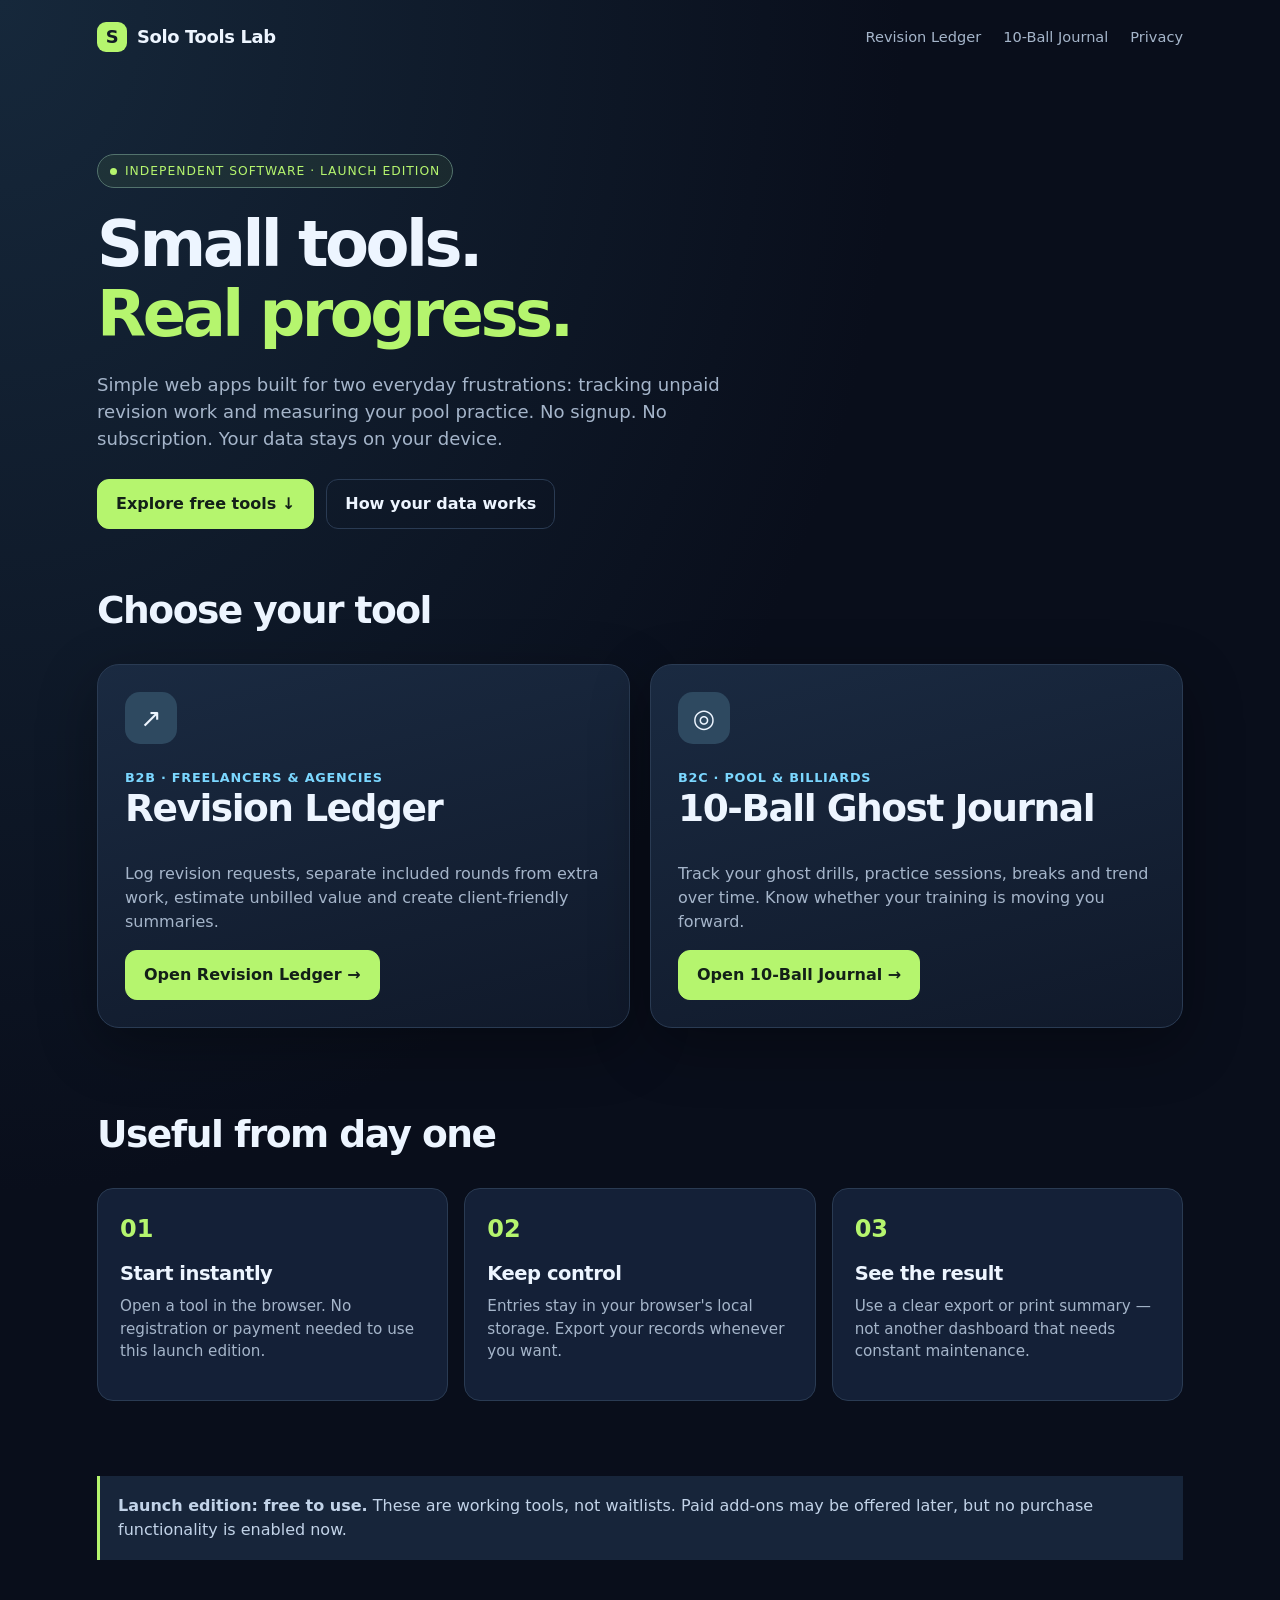
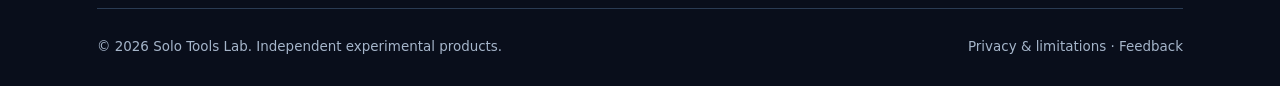
<file: index.html>
<!doctype html><html lang="en"><head><meta charset="utf-8"><meta name="viewport" content="width=device-width,initial-scale=1"><meta name="description" content="Two practical, privacy-first tools for solo professionals and competitive pool players. No account or uploads needed."><title>Solo Tools Lab — Small tools, real progress</title><link rel="stylesheet" href="assets/style.css"><meta name="theme-color" content="#090e1b"></head><body>
<div class="wrap"><header class="nav"><a href="./" class="brand"><span class="mark">S</span>Solo Tools Lab</a><nav class="navlinks" aria-label="Main navigation"><a href="revision-ledger/">Revision Ledger</a><a href="ten-ball/">10-Ball Journal</a><a href="privacy.html">Privacy</a></nav></header>
<main><section class="hero"><span class="pill">Independent software · Launch edition</span><h1>Small tools.<br><span class="grad">Real progress.</span></h1><p class="lead">Simple web apps built for two everyday frustrations: tracking unpaid revision work and measuring your pool practice. No signup. No subscription. Your data stays on your device.</p><div class="actions"><a class="btn primary" href="#tools">Explore free tools ↓</a><a class="btn ghost" href="privacy.html">How your data works</a></div></section>
<section id="tools" aria-labelledby="tooltitle"><h2 id="tooltitle">Choose your tool</h2><div class="cards"><article class="card"><div class="iconbox" aria-hidden="true">↗</div><div class="tag">B2B · Freelancers & agencies</div><h2>Revision Ledger</h2><p>Log revision requests, separate included rounds from extra work, estimate unbilled value and create client-friendly summaries.</p><a href="revision-ledger/" class="btn primary">Open Revision Ledger →</a></article><article class="card"><div class="iconbox" aria-hidden="true">◎</div><div class="tag">B2C · Pool & billiards</div><h2>10-Ball Ghost Journal</h2><p>Track your ghost drills, practice sessions, breaks and trend over time. Know whether your training is moving you forward.</p><a href="ten-ball/" class="btn primary">Open 10-Ball Journal →</a></article></div></section>
<section class="section"><h2>Useful from day one</h2><div class="steps"><div class="step"><strong>01</strong><h3>Start instantly</h3><p>Open a tool in the browser. No registration or payment needed to use this launch edition.</p></div><div class="step"><strong>02</strong><h3>Keep control</h3><p>Entries stay in your browser's local storage. Export your records whenever you want.</p></div><div class="step"><strong>03</strong><h3>See the result</h3><p>Use a clear export or print summary — not another dashboard that needs constant maintenance.</p></div></div></section>
<section class="help"><strong>Launch edition: free to use.</strong> These are working tools, not waitlists. Paid add-ons may be offered later, but no purchase functionality is enabled now.</section></main>
<footer class="footer"><div class="footerrow"><span>© 2026 Solo Tools Lab. Independent experimental products.</span><span><a href="privacy.html">Privacy & limitations</a> · <a href="https://github.com/dangdh1996/revision-ledger-app/issues/new" target="_blank" rel="noopener noreferrer">Feedback</a></span></div></footer></div></body></html>
</file>
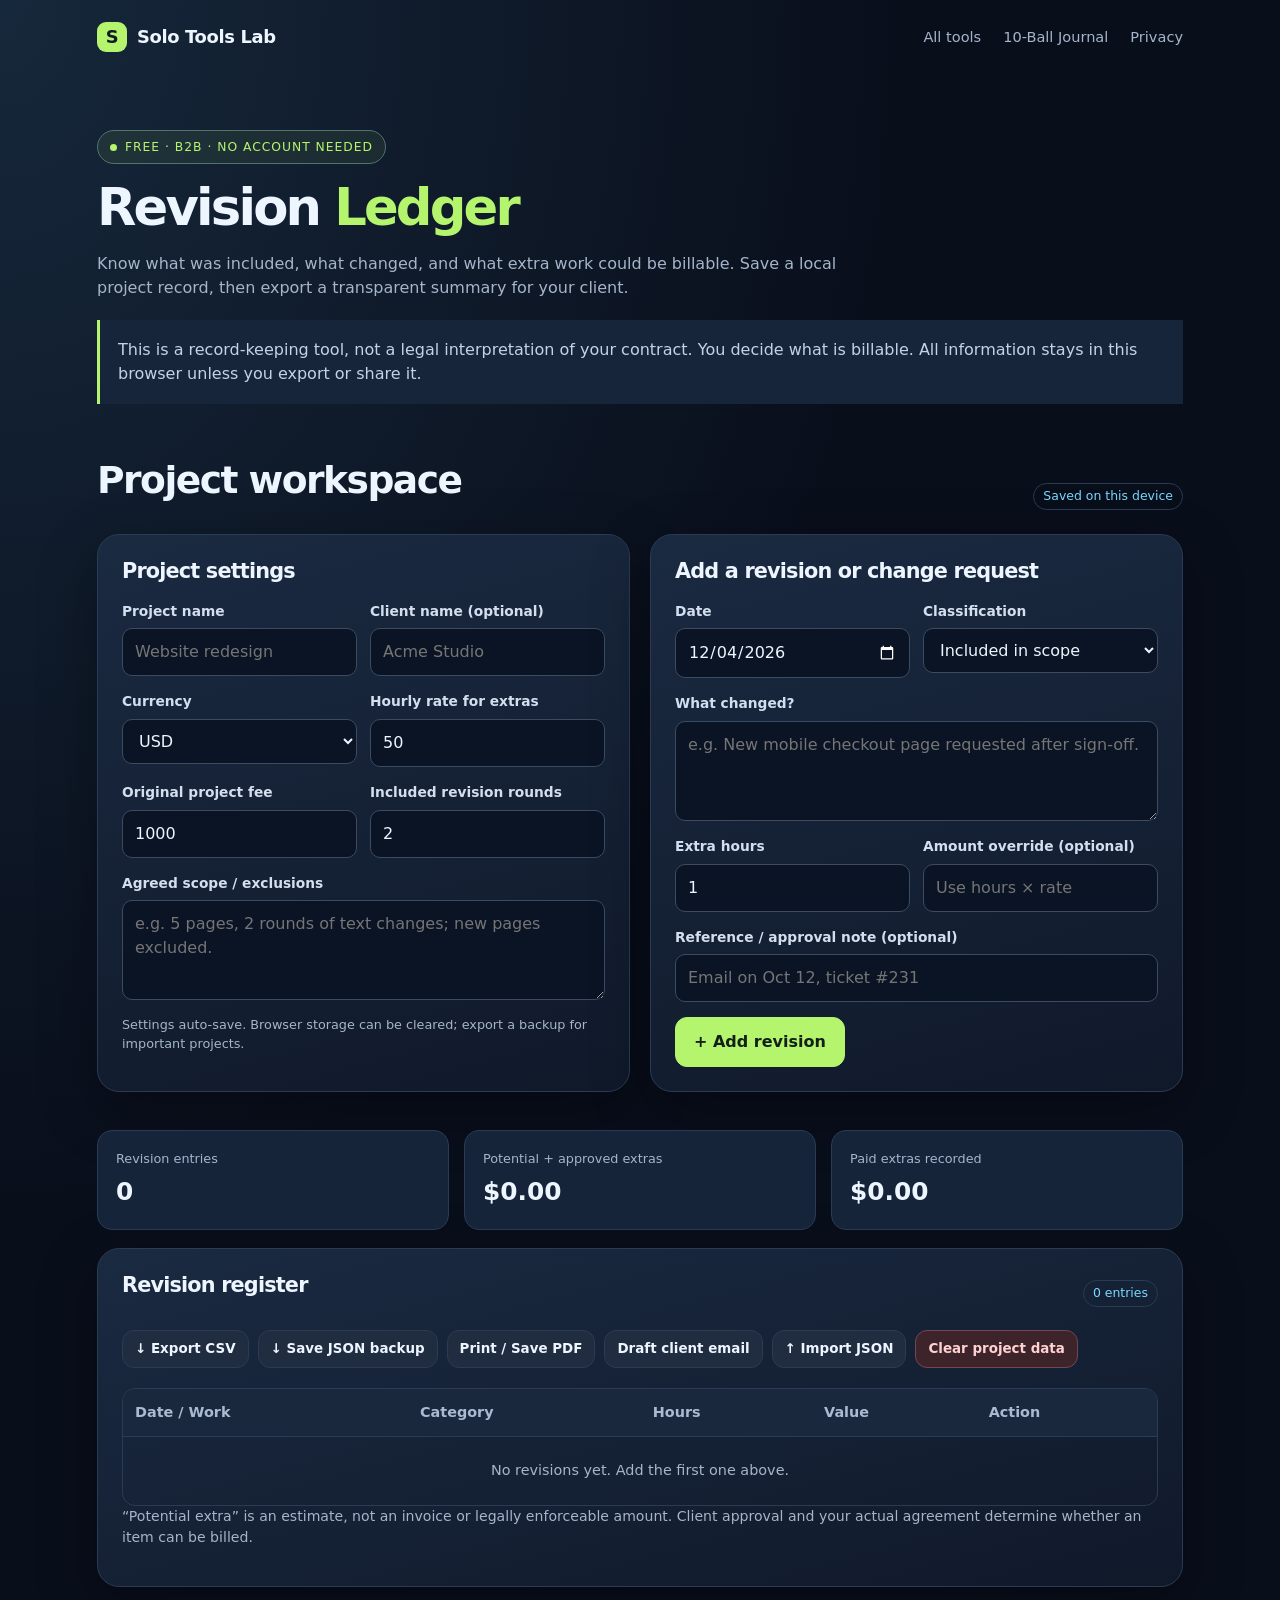
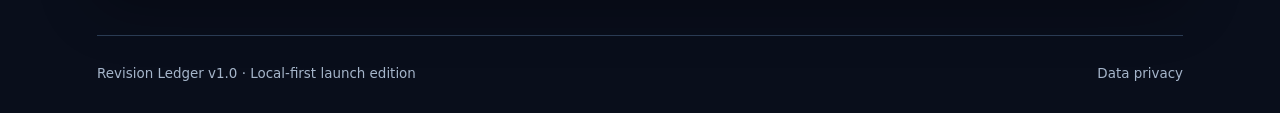
<file: revision-ledger/index.html>
<!doctype html><html lang="en"><head><meta charset="utf-8"><meta name="viewport" content="width=device-width,initial-scale=1"><meta name="description" content="Track revision requests and estimate unbilled work on freelance projects. Free, private and no login required."><title>Revision Ledger — Client work under control</title><link rel="stylesheet" href="../assets/style.css"><meta name="theme-color" content="#090e1b"></head><body><div class="wrap"><header class="nav"><a href="../" class="brand"><span class="mark">S</span>Solo Tools Lab</a><nav class="navlinks"><a href="../">All tools</a><a href="../ten-ball/">10-Ball Journal</a><a href="../privacy.html">Privacy</a></nav></header>
<main><section class="toolhead"><span class="pill">Free · B2B · No account needed</span><h1>Revision <span class="grad">Ledger</span></h1><p>Know what was included, what changed, and what extra work could be billable. Save a local project record, then export a transparent summary for your client.</p><div class="help">This is a record-keeping tool, not a legal interpretation of your contract. You decide what is billable. All information stays in this browser unless you export or share it.</div></section>
<div class="app-top"><h2>Project workspace</h2><span id="saved" class="badge" role="status">Saved on this device</span></div>
<section class="tool-grid"><div class="panel"><h2>Project settings</h2><form id="projectForm" autocomplete="off"><div class="pair"><div class="field"><label for="project">Project name</label><input id="project" maxlength="100" placeholder="Website redesign"></div><div class="field"><label for="client">Client name (optional)</label><input id="client" maxlength="80" placeholder="Acme Studio"></div></div><div class="pair"><div class="field"><label for="currency">Currency</label><select id="currency"><option>USD</option><option>EUR</option><option>GBP</option><option>AUD</option><option>VND</option></select></div><div class="field"><label for="rate">Hourly rate for extras</label><input id="rate" type="number" min="0" max="100000000" step=".01" value="50"></div></div><div class="pair"><div class="field"><label for="fee">Original project fee</label><input id="fee" type="number" min="0" max="100000000000" step=".01" value="1000"></div><div class="field"><label for="rounds">Included revision rounds</label><input id="rounds" type="number" min="0" max="1000" step="1" value="2"></div></div><div class="field"><label for="scope">Agreed scope / exclusions</label><textarea id="scope" maxlength="2500" placeholder="e.g. 5 pages, 2 rounds of text changes; new pages excluded."></textarea></div><p class="smallfoot">Settings auto-save. Browser storage can be cleared; export a backup for important projects.</p></form></div>
<div class="panel"><h2>Add a revision or change request</h2><form id="revisionForm"><div class="pair"><div class="field"><label for="date">Date</label><input type="date" id="date" required></div><div class="field"><label for="status">Classification</label><select id="status"><option value="included">Included in scope</option><option value="extra">Potential extra</option><option value="approved">Approved extra</option><option value="paid">Paid extra</option></select></div></div><div class="field"><label for="description">What changed?</label><textarea id="description" maxlength="600" minlength="3" required placeholder="e.g. New mobile checkout page requested after sign-off."></textarea></div><div class="pair"><div class="field"><label for="hours">Extra hours</label><input id="hours" type="number" min="0" max="10000" step=".25" value="1" required></div><div class="field"><label for="value">Amount override (optional)</label><input id="value" type="number" min="0" max="100000000000" step=".01" placeholder="Use hours × rate"></div></div><div class="field"><label for="evidence">Reference / approval note (optional)</label><input id="evidence" maxlength="250" placeholder="Email on Oct 12, ticket #231"></div><button type="submit" class="btn primary">+ Add revision</button></form></div></section>
<section aria-label="Project totals"><div class="stats"><div class="stat"><small>Revision entries</small><strong id="totalCount">0</strong></div><div class="stat"><small>Potential + approved extras</small><strong id="extraTotal">$0.00</strong></div><div class="stat"><small>Paid extras recorded</small><strong id="paidTotal">$0.00</strong></div></div></section>
<section class="panel"><div class="app-top"><h2>Revision register</h2><span class="badge" id="entriesLabel">0 entries</span></div><div class="toolbar no-print"><button class="btn small" id="csv" type="button">↓ Export CSV</button><button class="btn small" id="json" type="button">↓ Save JSON backup</button><button class="btn small" id="print" type="button">Print / Save PDF</button><button class="btn small" id="mail" type="button">Draft client email</button><label class="btn small" for="import">↑ Import JSON</label><input id="import" type="file" accept=".json,application/json" hidden><button class="btn small danger" id="clear" type="button">Clear project data</button></div><div class="table-wrap"><table><thead><tr><th>Date / Work</th><th>Category</th><th>Hours</th><th>Value</th><th class="no-print">Action</th></tr></thead><tbody id="items"><tr><td colspan="5" class="empty">No revisions yet. Add the first one above.</td></tr></tbody></table></div><p class="note">“Potential extra” is an estimate, not an invoice or legally enforceable amount. Client approval and your actual agreement determine whether an item can be billed.</p></section></main>
<footer class="footer"><div class="footerrow"><span>Revision Ledger v1.0 · Local-first launch edition</span><a href="../privacy.html">Data privacy</a></div></footer><div id="toast" role="status" class="toast" hidden></div></div><script src="app.js" defer></script></body></html>
</file>
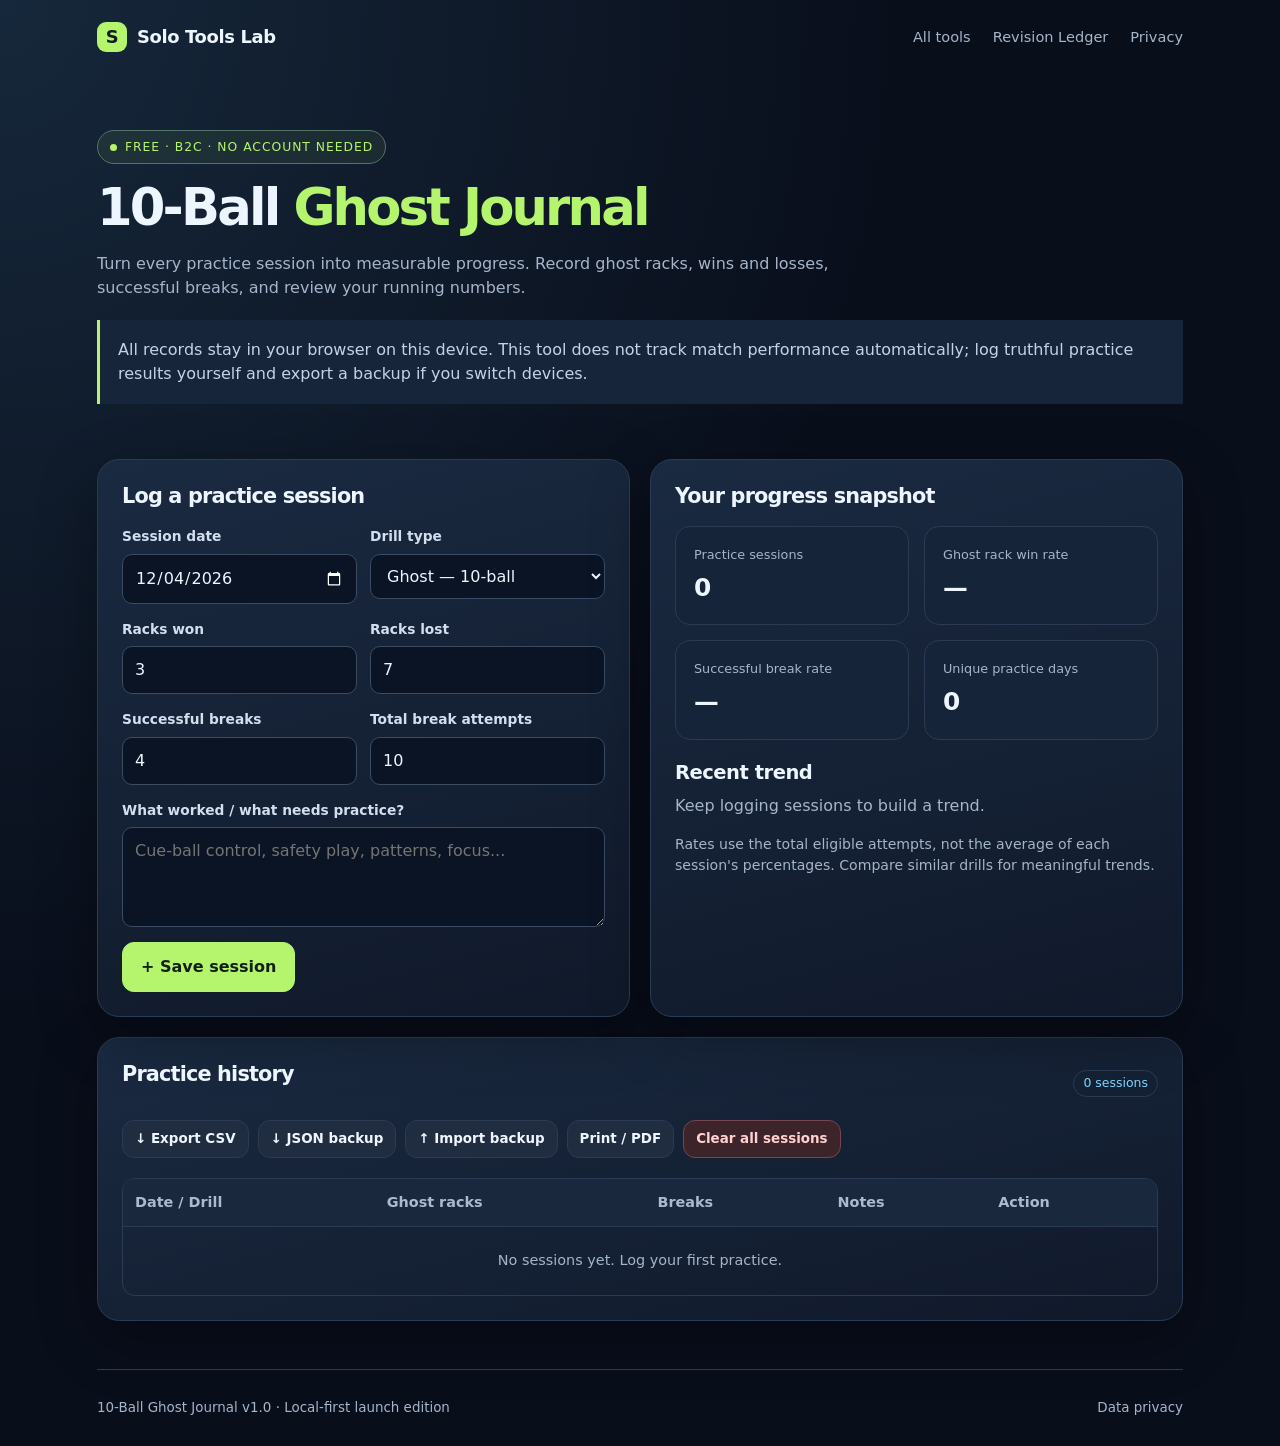
<file: ten-ball/index.html>
<!doctype html><html lang="en"><head><meta charset="utf-8"><meta name="viewport" content="width=device-width,initial-scale=1"><meta name="description" content="Free 10-ball ghost practice journal. Log racks, breaks and training trends with private on-device storage."><title>10-Ball Ghost Journal — Track your progress</title><link rel="stylesheet" href="../assets/style.css"><meta name="theme-color" content="#090e1b"></head><body><div class="wrap"><header class="nav"><a href="../" class="brand"><span class="mark">S</span>Solo Tools Lab</a><nav class="navlinks"><a href="../">All tools</a><a href="../revision-ledger/">Revision Ledger</a><a href="../privacy.html">Privacy</a></nav></header><main><section class="toolhead"><span class="pill">Free · B2C · No account needed</span><h1>10-Ball <span class="grad">Ghost Journal</span></h1><p>Turn every practice session into measurable progress. Record ghost racks, wins and losses, successful breaks, and review your running numbers.</p><div class="help">All records stay in your browser on this device. This tool does not track match performance automatically; log truthful practice results yourself and export a backup if you switch devices.</div></section>
<div class="tool-grid"><section class="panel"><h2>Log a practice session</h2><form id="sessionForm"><div class="pair"><div class="field"><label for="date">Session date</label><input id="date" type="date" required></div><div class="field"><label for="drill">Drill type</label><select id="drill"><option value="Ghost — 10-ball">Ghost — 10-ball</option><option value="Break practice">Break practice</option><option value="Position play">Position play</option><option value="Other">Other</option></select></div></div><div class="pair"><div class="field"><label for="wins">Racks won</label><input id="wins" type="number" min="0" max="999" step="1" value="3" required></div><div class="field"><label for="losses">Racks lost</label><input id="losses" type="number" min="0" max="999" step="1" value="7" required></div></div><div class="pair"><div class="field"><label for="breaks">Successful breaks</label><input id="breaks" type="number" min="0" max="999" step="1" value="4" required></div><div class="field"><label for="attempts">Total break attempts</label><input id="attempts" type="number" min="0" max="999" step="1" value="10" required></div></div><div class="field"><label for="notes">What worked / what needs practice?</label><textarea id="notes" maxlength="500" placeholder="Cue-ball control, safety play, patterns, focus..."></textarea></div><button type="submit" class="btn primary">+ Save session</button></form></section>
<section class="panel"><h2>Your progress snapshot</h2><div class="stats" style="grid-template-columns:1fr 1fr;margin-top:0"><div class="stat"><small>Practice sessions</small><strong id="count">0</strong></div><div class="stat"><small>Ghost rack win rate</small><strong id="winRate">—</strong></div><div class="stat"><small>Successful break rate</small><strong id="breakRate">—</strong></div><div class="stat"><small>Unique practice days</small><strong id="days">0</strong></div></div><h3>Recent trend</h3><p id="trend" class="muted">Log sessions to see recent performance.</p><p class="note">Rates use the total eligible attempts, not the average of each session's percentages. Compare similar drills for meaningful trends.</p></section></div>
<section class="panel"><div class="app-top"><h2>Practice history</h2><span id="entriesLabel" class="badge">0 sessions</span></div><div class="toolbar no-print"><button id="csv" type="button" class="btn small">↓ Export CSV</button><button id="backup" type="button" class="btn small">↓ JSON backup</button><label for="import" class="btn small">↑ Import backup</label><input id="import" type="file" accept=".json,application/json" hidden><button id="print" type="button" class="btn small">Print / PDF</button><button id="clear" type="button" class="btn small danger">Clear all sessions</button></div><div class="table-wrap"><table><thead><tr><th>Date / Drill</th><th>Ghost racks</th><th>Breaks</th><th>Notes</th><th class="no-print">Action</th></tr></thead><tbody id="rows"><tr><td colspan="5" class="empty">No sessions yet.</td></tr></tbody></table></div></section></main><footer class="footer"><div class="footerrow"><span>10-Ball Ghost Journal v1.0 · Local-first launch edition</span><a href="../privacy.html">Data privacy</a></div></footer><div id="toast" class="toast" role="status" hidden></div></div><script src="app.js" defer></script></body></html>
</file>
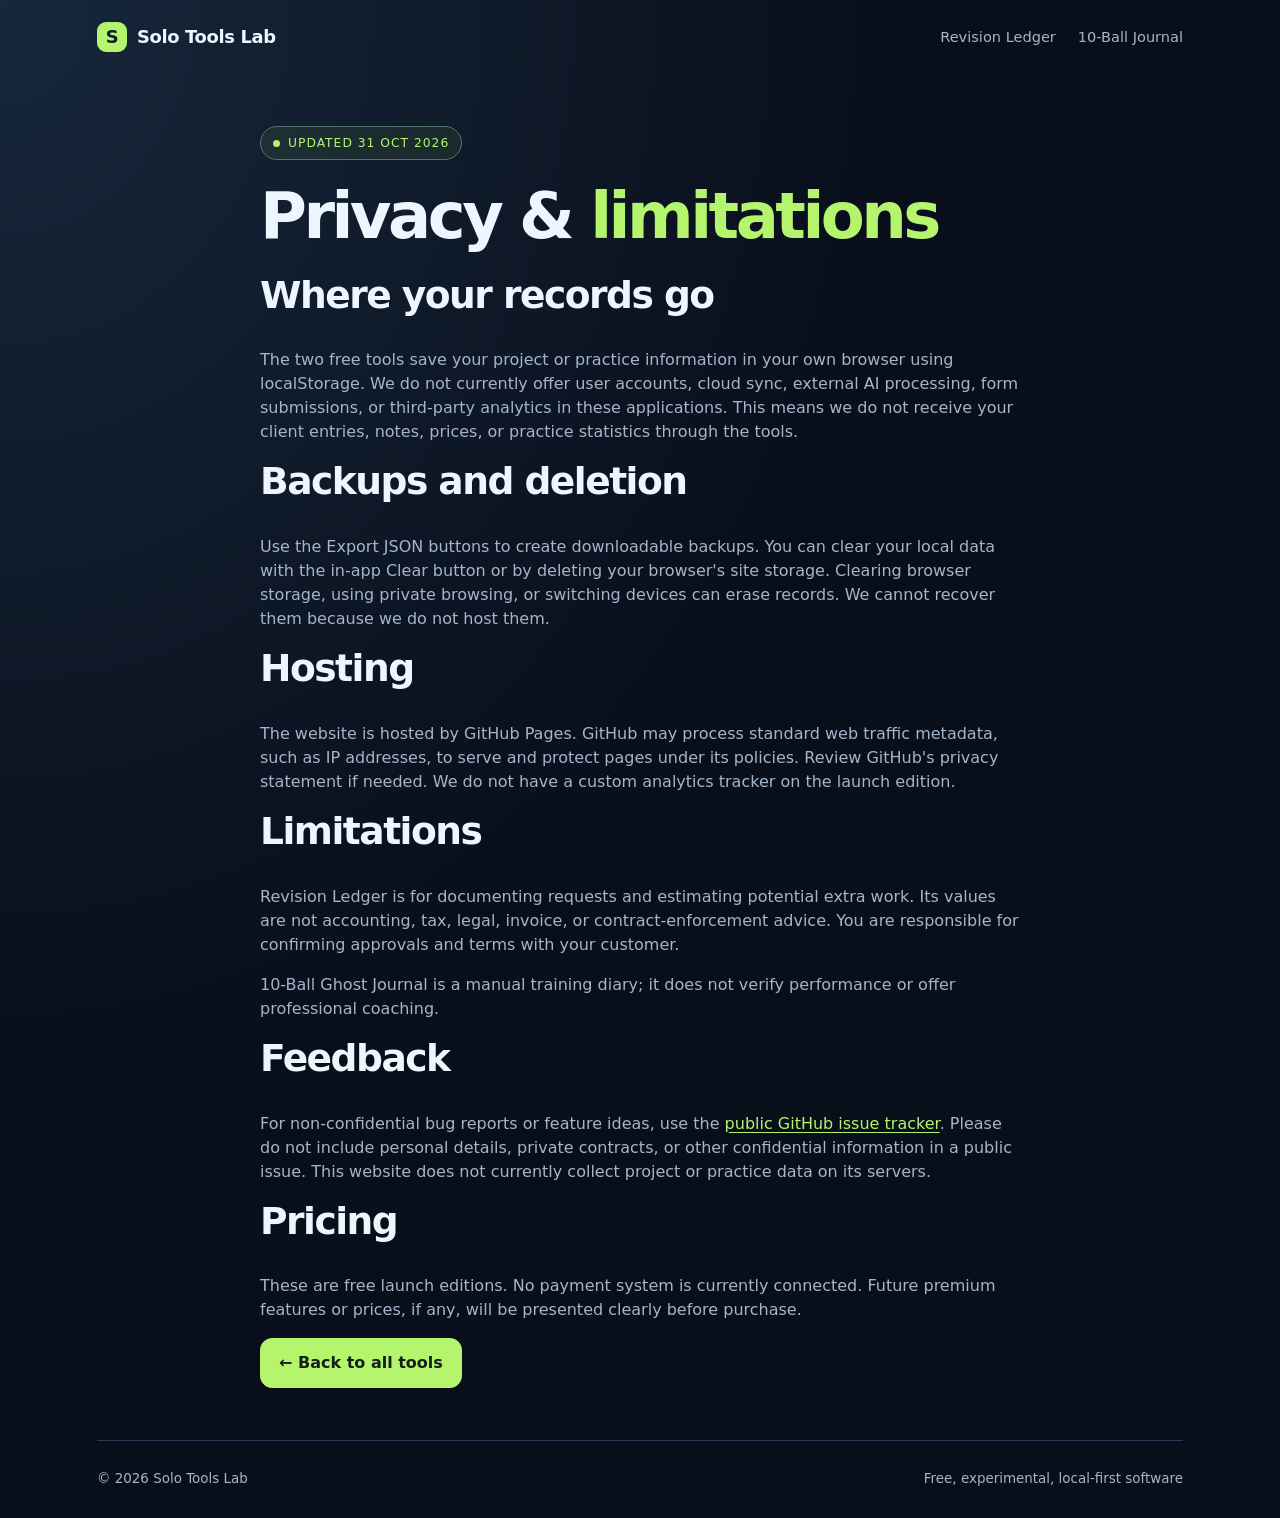
<file: privacy.html>
<!doctype html><html lang="en"><head><meta charset="utf-8"><meta name="viewport" content="width=device-width,initial-scale=1"><meta name="description" content="Privacy policy for Solo Tools Lab free local-first web tools."><title>Privacy & Limitations — Solo Tools Lab</title><link rel="stylesheet" href="assets/style.css"></head><body><div class="wrap"><header class="nav"><a class="brand" href="./"><span class="mark">S</span>Solo Tools Lab</a><nav class="navlinks"><a href="revision-ledger/">Revision Ledger</a><a href="ten-ball/">10-Ball Journal</a></nav></header><main class="legal"><span class="pill">Updated 31 Oct 2026</span><h1>Privacy & <span class="grad">limitations</span></h1><h2>Where your records go</h2><p>The two free tools save your project or practice information in your own browser using localStorage. We do not currently offer user accounts, cloud sync, external AI processing, form submissions, or third-party analytics in these applications. This means we do not receive your client entries, notes, prices, or practice statistics through the tools.</p><h2>Backups and deletion</h2><p>Use the Export JSON buttons to create downloadable backups. You can clear your local data with the in-app Clear button or by deleting your browser's site storage. Clearing browser storage, using private browsing, or switching devices can erase records. We cannot recover them because we do not host them.</p><h2>Hosting</h2><p>The website is hosted by GitHub Pages. GitHub may process standard web traffic metadata, such as IP addresses, to serve and protect pages under its policies. Review GitHub's privacy statement if needed. We do not have a custom analytics tracker on the launch edition.</p><h2>Limitations</h2><p>Revision Ledger is for documenting requests and estimating potential extra work. Its values are not accounting, tax, legal, invoice, or contract-enforcement advice. You are responsible for confirming approvals and terms with your customer.</p><p>10-Ball Ghost Journal is a manual training diary; it does not verify performance or offer professional coaching.</p><h2>Feedback</h2><p>For non-confidential bug reports or feature ideas, use the <a class="link" href="https://github.com/dangdh1996/revision-ledger-app/issues" target="_blank" rel="noopener noreferrer">public GitHub issue tracker</a>. Please do not include personal details, private contracts, or other confidential information in a public issue. This website does not currently collect project or practice data on its servers.</p><h2>Pricing</h2><p>These are free launch editions. No payment system is currently connected. Future premium features or prices, if any, will be presented clearly before purchase.</p><p><a class="btn primary" href="./">← Back to all tools</a></p></main><footer class="footer"><div class="footerrow"><span>© 2026 Solo Tools Lab</span><span>Free, experimental, local-first software</span></div></footer></div></body></html>
</file>
<file: assets/style.css>
:root{--bg:#090e1b;--panel:#121b2c;--panel2:#17253a;--stroke:#2a3b53;--text:#edf5ff;--muted:#a5b5ca;--bright:#b5f56e;--blue:#7bd7ff;--danger:#ff9e9e;--shadow:0 18px 60px #0005}
*{box-sizing:border-box}html{scroll-behavior:smooth}body{margin:0;background:radial-gradient(ellipse at top left,#16283b 0,transparent 50%),var(--bg);color:var(--text);font-family:Inter,ui-sans-serif,system-ui,-apple-system,Segoe UI,sans-serif;line-height:1.5}a{color:inherit;text-decoration:none}button,input,textarea,select{font:inherit}button{cursor:pointer}.wrap{max-width:1130px;margin:auto;padding:0 22px}.nav{display:flex;align-items:center;justify-content:space-between;padding:22px 0;gap:18px}.brand{font-weight:850;font-size:1.12rem;letter-spacing:-.02em;display:flex;align-items:center;gap:10px}.mark{width:30px;height:30px;background:var(--bright);color:#121c26;display:grid;place-items:center;border-radius:9px;font-weight:900}.navlinks{display:flex;gap:22px;color:var(--muted);align-items:center;font-size:.91rem}.navlinks a:hover,.muted-link:hover{color:var(--bright)}.pill{font-size:.77rem;letter-spacing:.08em;text-transform:uppercase;padding:7px 12px;border:1px solid #53736d;border-radius:99px;color:var(--bright);background:#b5f56e11;display:inline-flex;align-items:center;gap:8px}.pill::before{content:"";display:block;width:7px;height:7px;border-radius:50%;background:var(--bright)}h1,h2,h3,p{margin-top:0}h1{font-size:clamp(2.35rem,5vw,4.5rem);line-height:1.08;letter-spacing:-.055em;margin:22px 0}h2{font-size:clamp(1.65rem,3vw,2.35rem);letter-spacing:-.04em;line-height:1.16}h3{font-size:1.22rem;letter-spacing:-.025em;margin-bottom:7px}.lead{font-size:1.13rem;color:var(--muted);max-width:660px}.muted,.hint{color:var(--muted)}.hint{font-size:.85rem}.hero{padding:80px 0 60px}.grad{color:var(--bright)}.hero p{max-width:650px}.actions{display:flex;gap:12px;flex-wrap:wrap;margin-top:27px}.btn{appearance:none;border:1px solid var(--stroke);border-radius:12px;color:var(--text);padding:12px 18px;background:#202d41;font-weight:700;display:inline-flex;align-items:center;justify-content:center;gap:10px;transition:transform .15s,background .15s;text-align:center}.btn:hover{transform:translateY(-1px);background:#31435b}.btn.primary{background:var(--bright);color:#132018;border-color:var(--bright)}.btn.primary:hover{background:#ccff94}.btn.ghost{background:transparent}.btn.small{padding:8px 12px;font-size:.84rem}.btn.danger{background:#3d242a;border-color:#744653;color:#ffd1d1}.cards{display:grid;grid-template-columns:repeat(2,minmax(0,1fr));gap:20px;margin:25px 0 55px}.card,.panel{border:1px solid var(--stroke);background:linear-gradient(165deg,#1a2a41,#10192a);border-radius:22px;padding:27px;box-shadow:var(--shadow)}.card{display:flex;flex-direction:column;min-height:310px}.card .btn{align-self:flex-start;margin-top:auto}.tag{color:var(--blue);font-size:.8rem;font-weight:800;text-transform:uppercase;letter-spacing:.06em}.card p{color:var(--muted)}.iconbox{width:52px;height:52px;border-radius:15px;background:#2e4960;display:grid;place-items:center;font-size:1.6rem;margin-bottom:24px}.section{padding:30px 0 55px}.steps{display:grid;grid-template-columns:repeat(3,minmax(0,1fr));gap:16px}.step{padding:22px;border:1px solid var(--stroke);border-radius:16px;background:#142037}.step strong{display:block;color:var(--bright);font-size:1.5rem;margin-bottom:12px}.step p{color:var(--muted);font-size:.95rem}.footer{border-top:1px solid var(--stroke);padding:28px 0;margin-top:48px;color:var(--muted);font-size:.84rem}.footerrow{display:flex;justify-content:space-between;gap:16px;flex-wrap:wrap}.toolhead{padding:56px 0 20px}.toolhead h1{font-size:clamp(2rem,4vw,3.25rem);margin:16px 0}.toolhead p{color:var(--muted);max-width:750px}.tool-grid{display:grid;grid-template-columns:1fr 1fr;gap:20px}.panel{margin-bottom:20px;padding:24px}.panel h2{font-size:1.3rem;margin-bottom:18px}.field{display:flex;flex-direction:column;gap:7px;margin-bottom:15px;min-width:0}.field label,.field .label{font-size:.86rem;color:#d3dfef;font-weight:700}input,textarea,select{width:100%;min-width:0;background:#0a1424;color:var(--text);padding:11px 12px;border:1px solid #3b4b61;border-radius:10px;outline:none}input:focus,textarea:focus,select:focus{border-color:var(--bright);box-shadow:0 0 0 3px #b5f56e20}textarea{min-height:100px;resize:vertical}input[type=date]{color-scheme:dark}.pair{display:grid;grid-template-columns:1fr 1fr;gap:13px}.stats{display:grid;grid-template-columns:repeat(3,minmax(0,1fr));gap:15px;margin:18px 0}.stat{padding:18px;background:#16243a;border:1px solid var(--stroke);border-radius:15px}.stat small{display:block;color:var(--muted);font-size:.8rem}.stat strong{font-size:1.55rem;display:block;margin-top:5px;overflow-wrap:anywhere}.table-wrap{overflow-x:auto;border:1px solid var(--stroke);border-radius:13px}table{width:100%;border-collapse:collapse;font-size:.9rem}th,td{text-align:left;padding:13px 12px;border-bottom:1px solid var(--stroke);vertical-align:top}th{color:#aabbd1;background:#19283c;font-weight:650}tr:last-child td{border-bottom:0}.alert{border:1px solid #617b68;background:#23342d;padding:13px 15px;border-radius:11px;color:#d9fbc4;margin:15px 0}.note{color:var(--muted);font-size:.88rem}.toolbar{display:flex;flex-wrap:wrap;gap:9px;margin:15px 0 20px}.smallfoot{font-size:.8rem;color:var(--muted)}.empty{padding:23px;text-align:center;color:var(--muted)}.link{color:var(--bright);text-decoration:underline;text-underline-offset:3px}.legal{max-width:760px;margin:52px auto}.legal li{margin:9px 0;color:var(--muted)}.legal p{color:var(--muted)}.badge{display:inline-block;border:1px solid var(--stroke);padding:3px 9px;font-size:.78rem;border-radius:99px;color:var(--blue)}.app-top{display:flex;align-items:center;justify-content:space-between;gap:12px;flex-wrap:wrap}.help{margin:20px 0 35px;padding:18px;border-left:3px solid var(--bright);background:#17253a;color:#c2d3e8}.toast{position:fixed;bottom:22px;right:22px;z-index:10;border-radius:12px;padding:14px 18px;color:#102015;background:var(--bright);font-weight:700;box-shadow:var(--shadow);max-width:min(440px,90vw)}.toast[hidden]{display:none!important}
@media(max-width:800px){.cards,.steps,.tool-grid{grid-template-columns:1fr}.hero{padding:54px 0 35px}.navlinks{gap:12px;font-size:.82rem}.stats{grid-template-columns:1fr 1fr}.pair{grid-template-columns:1fr 1fr}}
@media(max-width:500px){.wrap{padding:0 16px}.nav{align-items:flex-start}.navlinks{gap:8px;flex-wrap:wrap;justify-content:flex-end}.panel{padding:16px}.stats,.pair{grid-template-columns:1fr}.hero h1{font-size:2.55rem}.btn{width:100%}.actions .btn{width:auto}.toolbar .btn{width:auto}th,td{padding:10px 8px}}
@media print{body{background:white;color:black}.nav,.footer,.toolbar,form,.no-print,.toolhead .pill{display:none!important}.wrap{max-width:100%;padding:0}.panel,.stat{box-shadow:none;background:white;border:1px solid #aaa;color:black}.muted,.note,.hint,.toolhead p{color:#333}table td,table th{color:#111;border-bottom:1px solid #ccc;background:white}.tool-grid{display:block}.panel{margin:10px 0}h1{color:black!important;font-size:2rem!important}}
</file>
